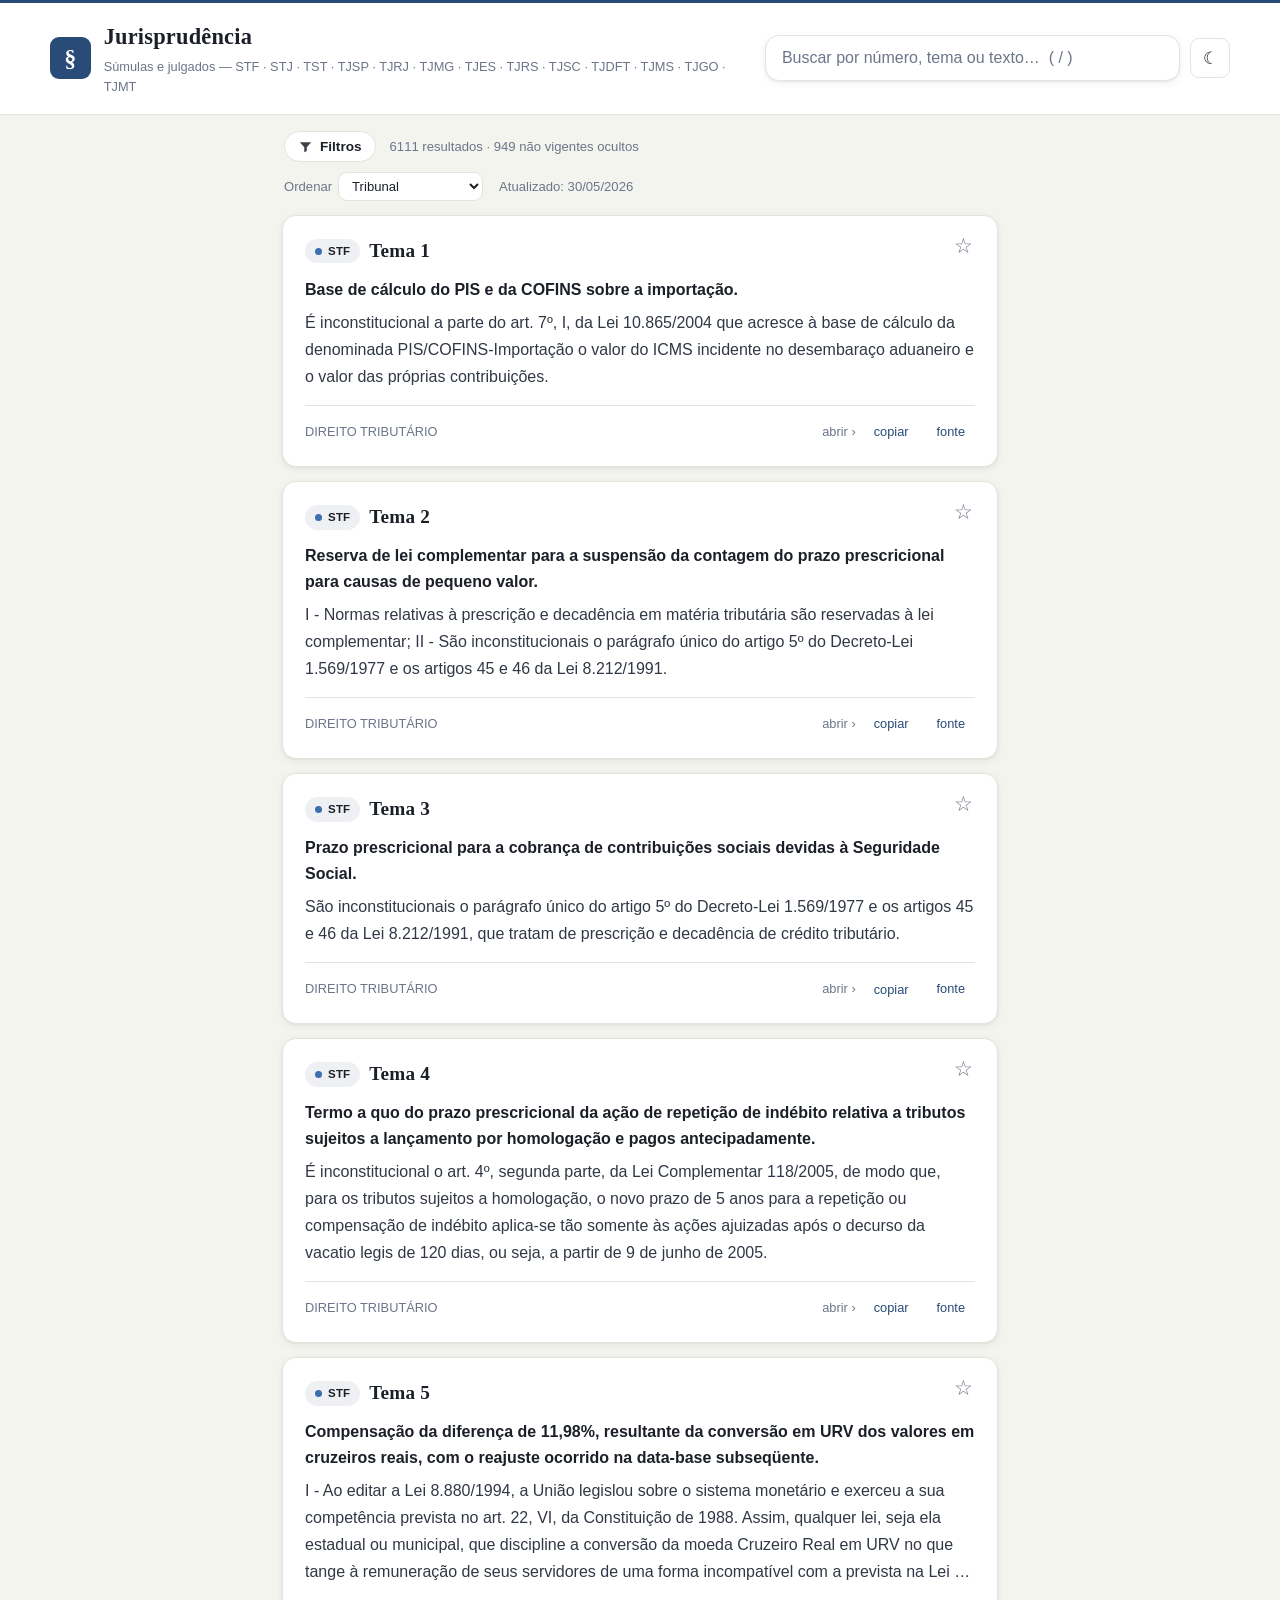
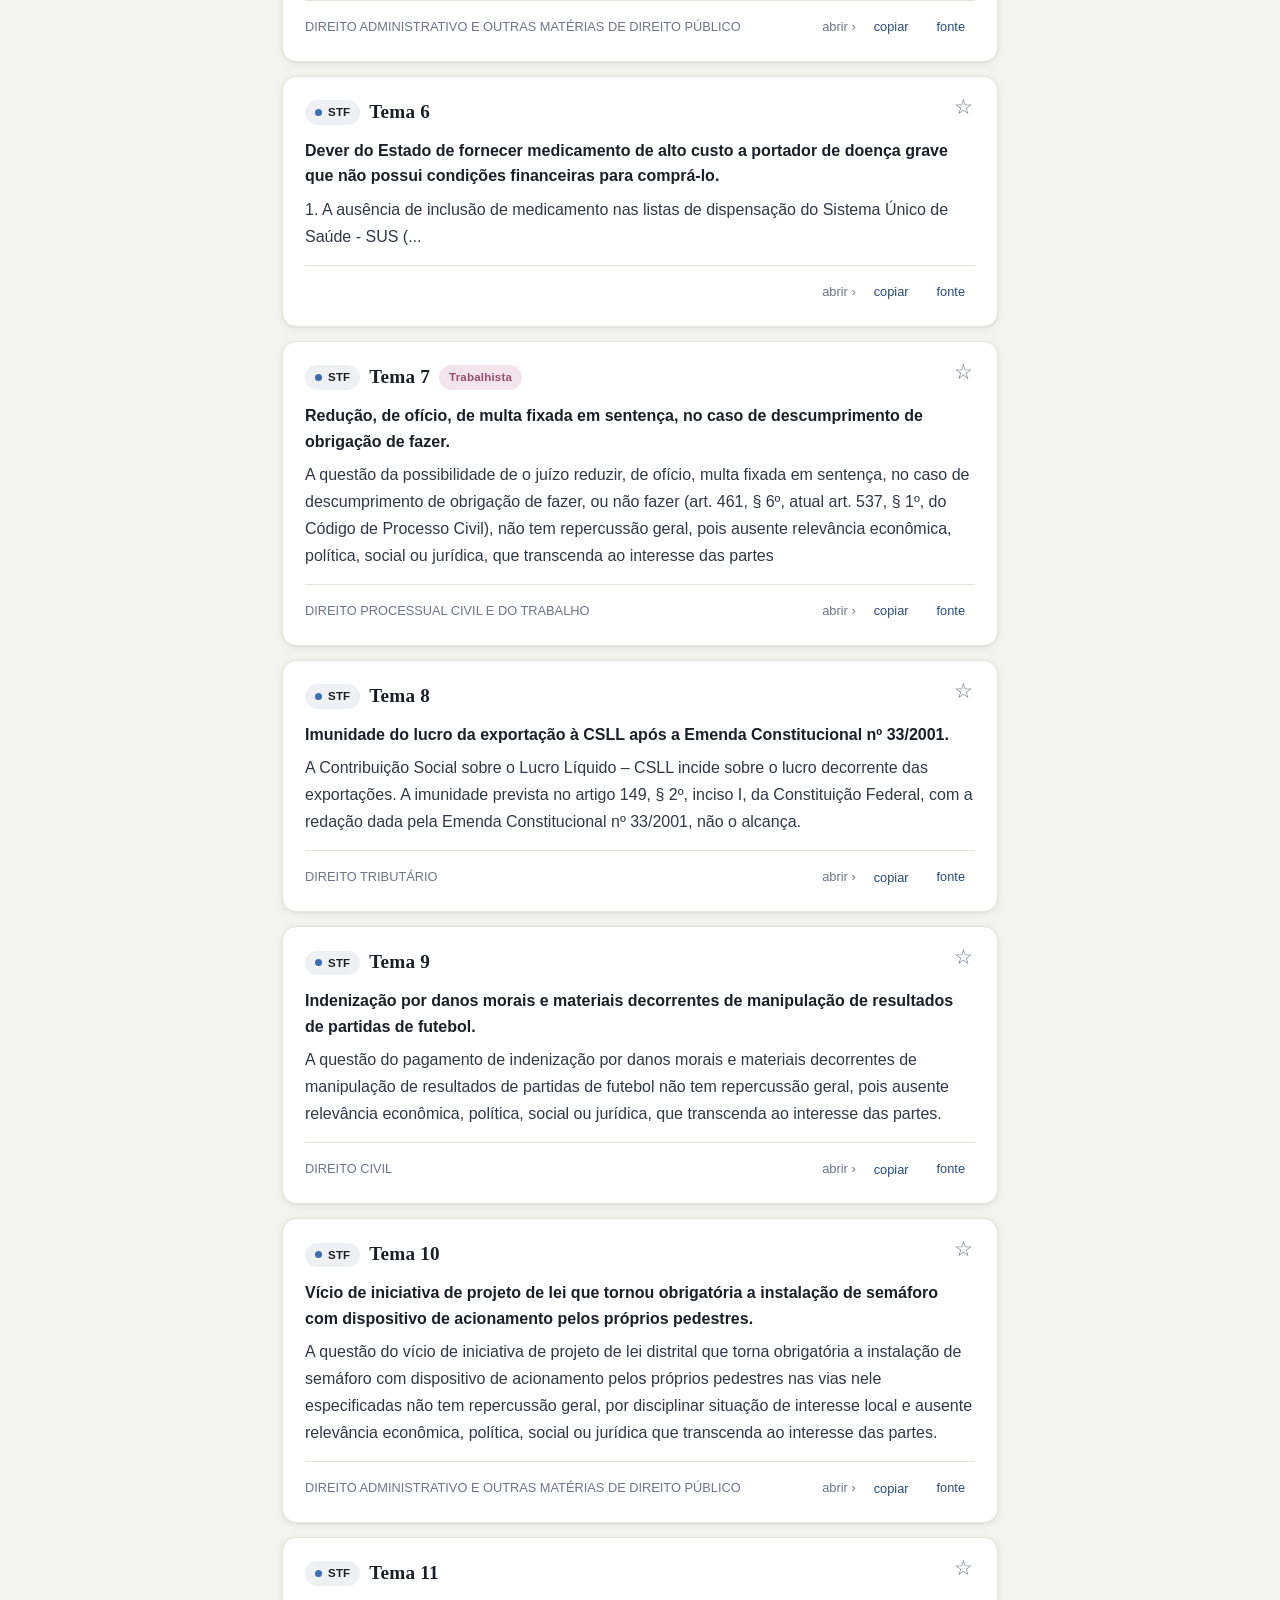
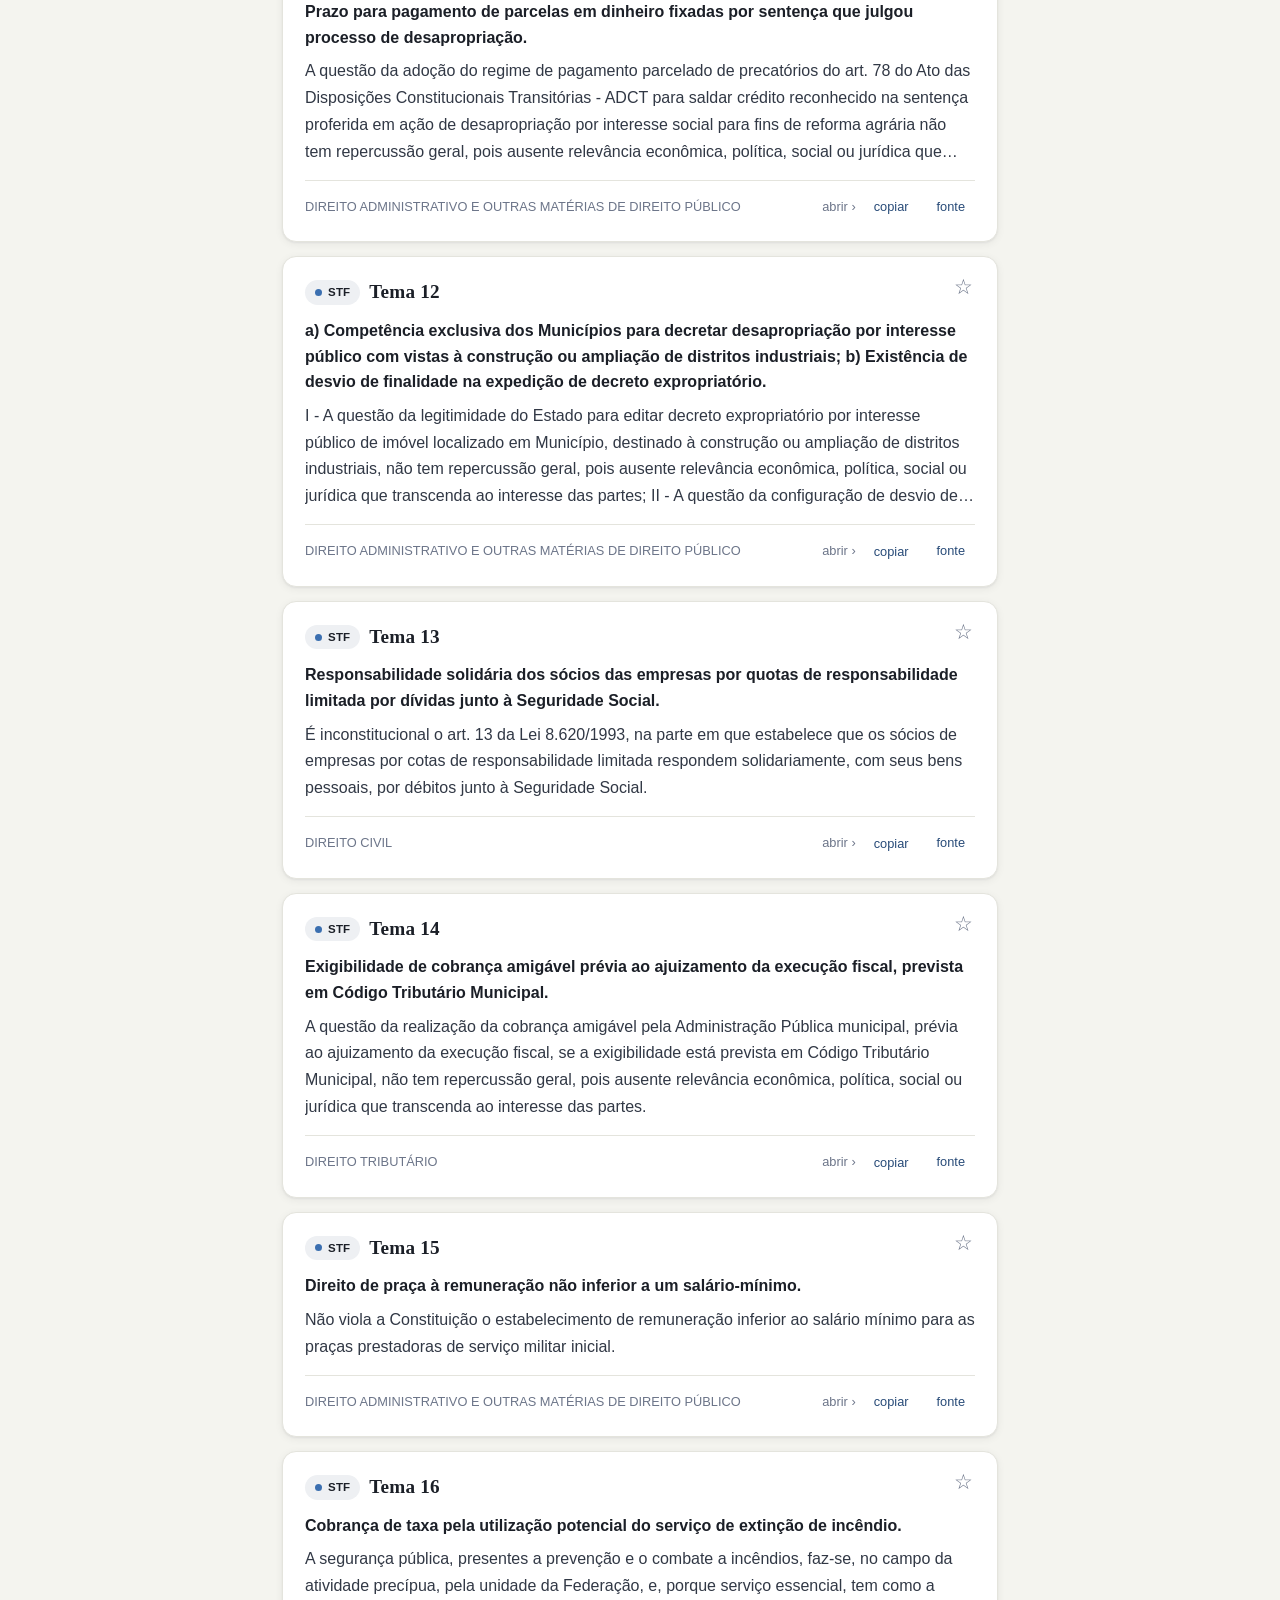
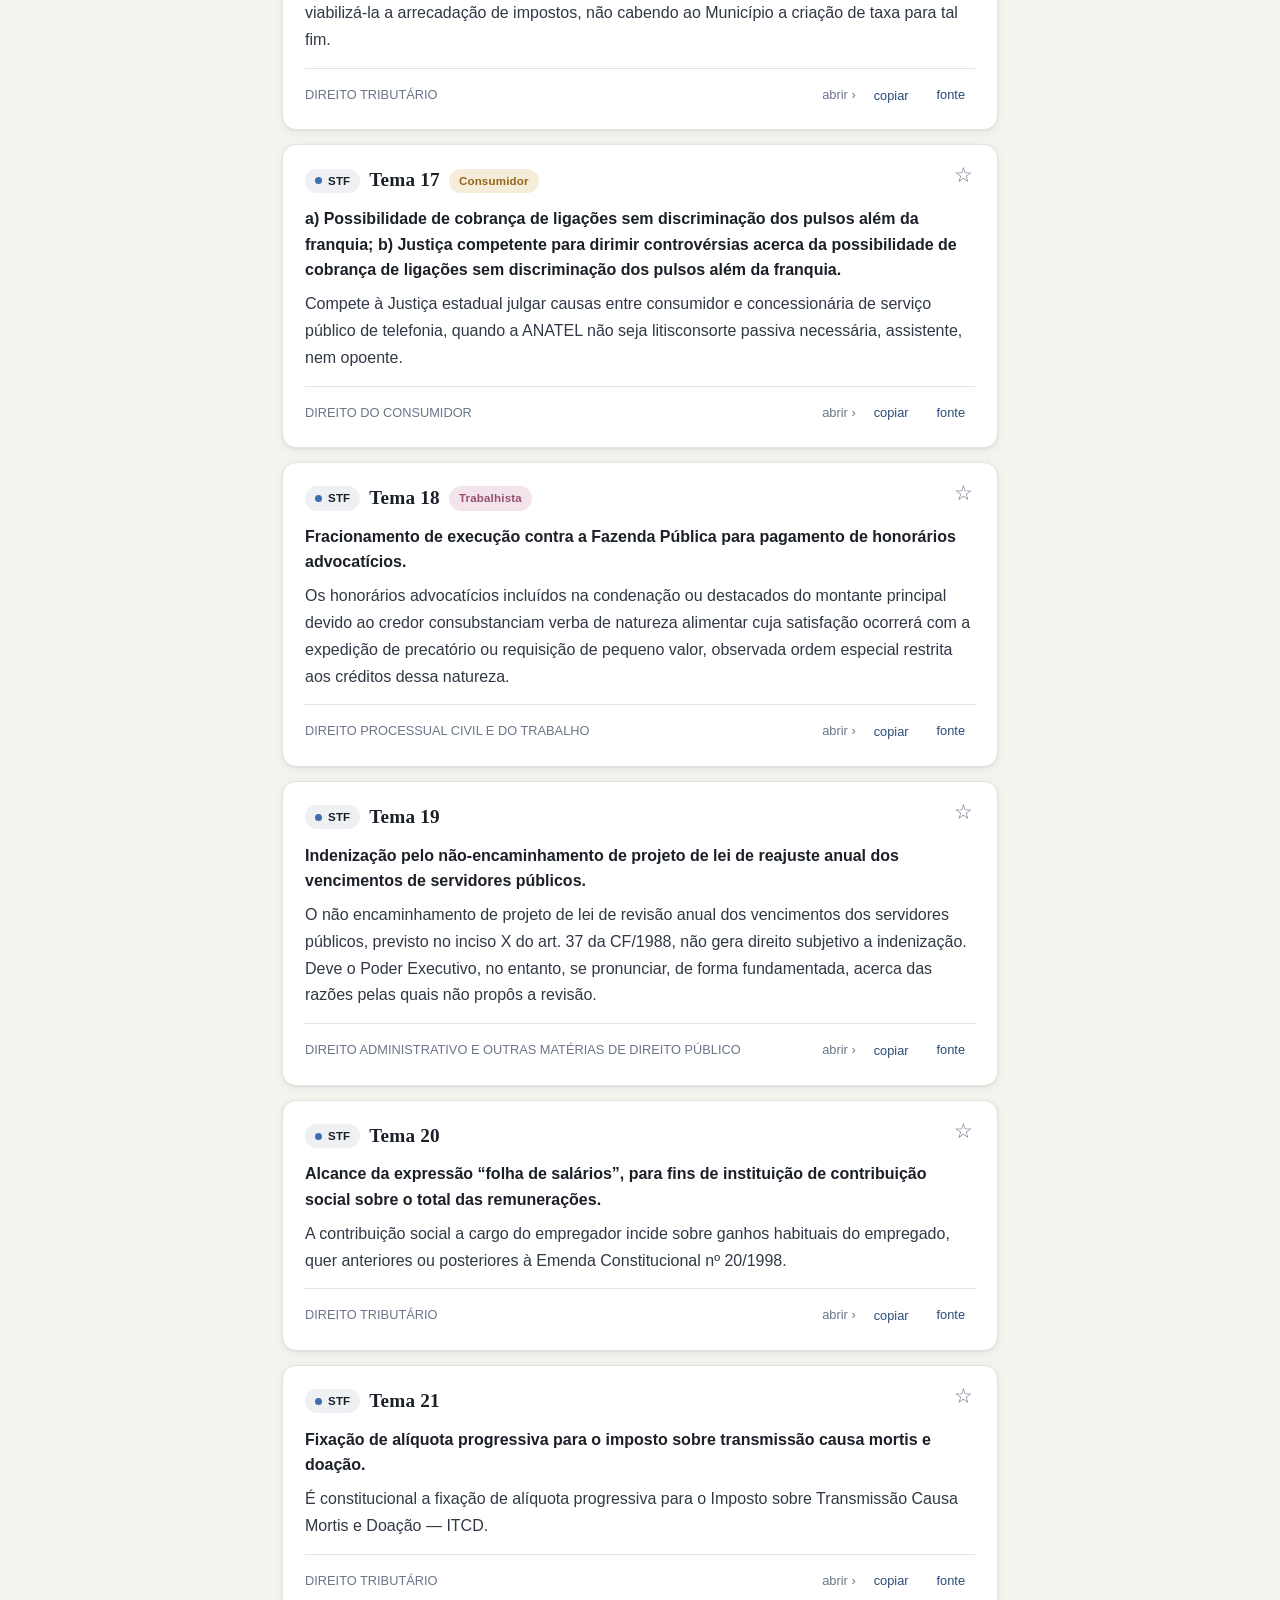
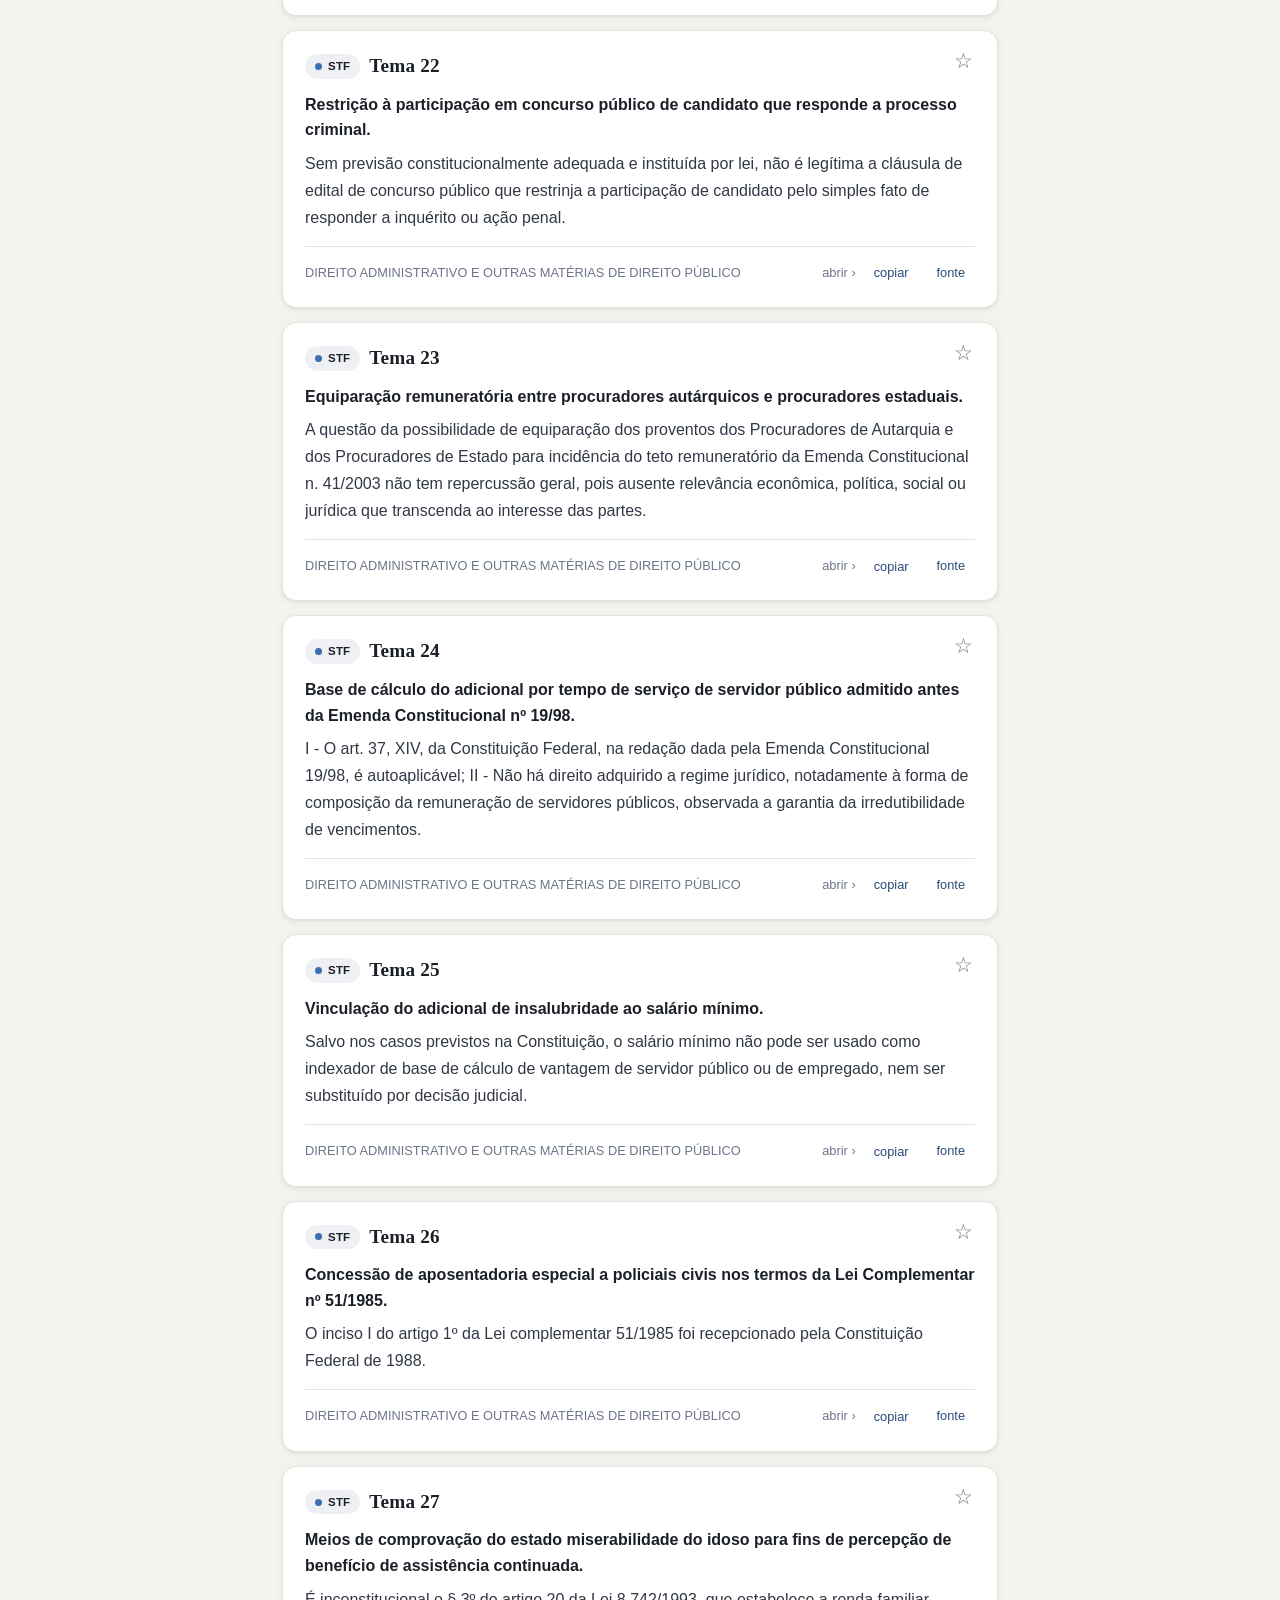
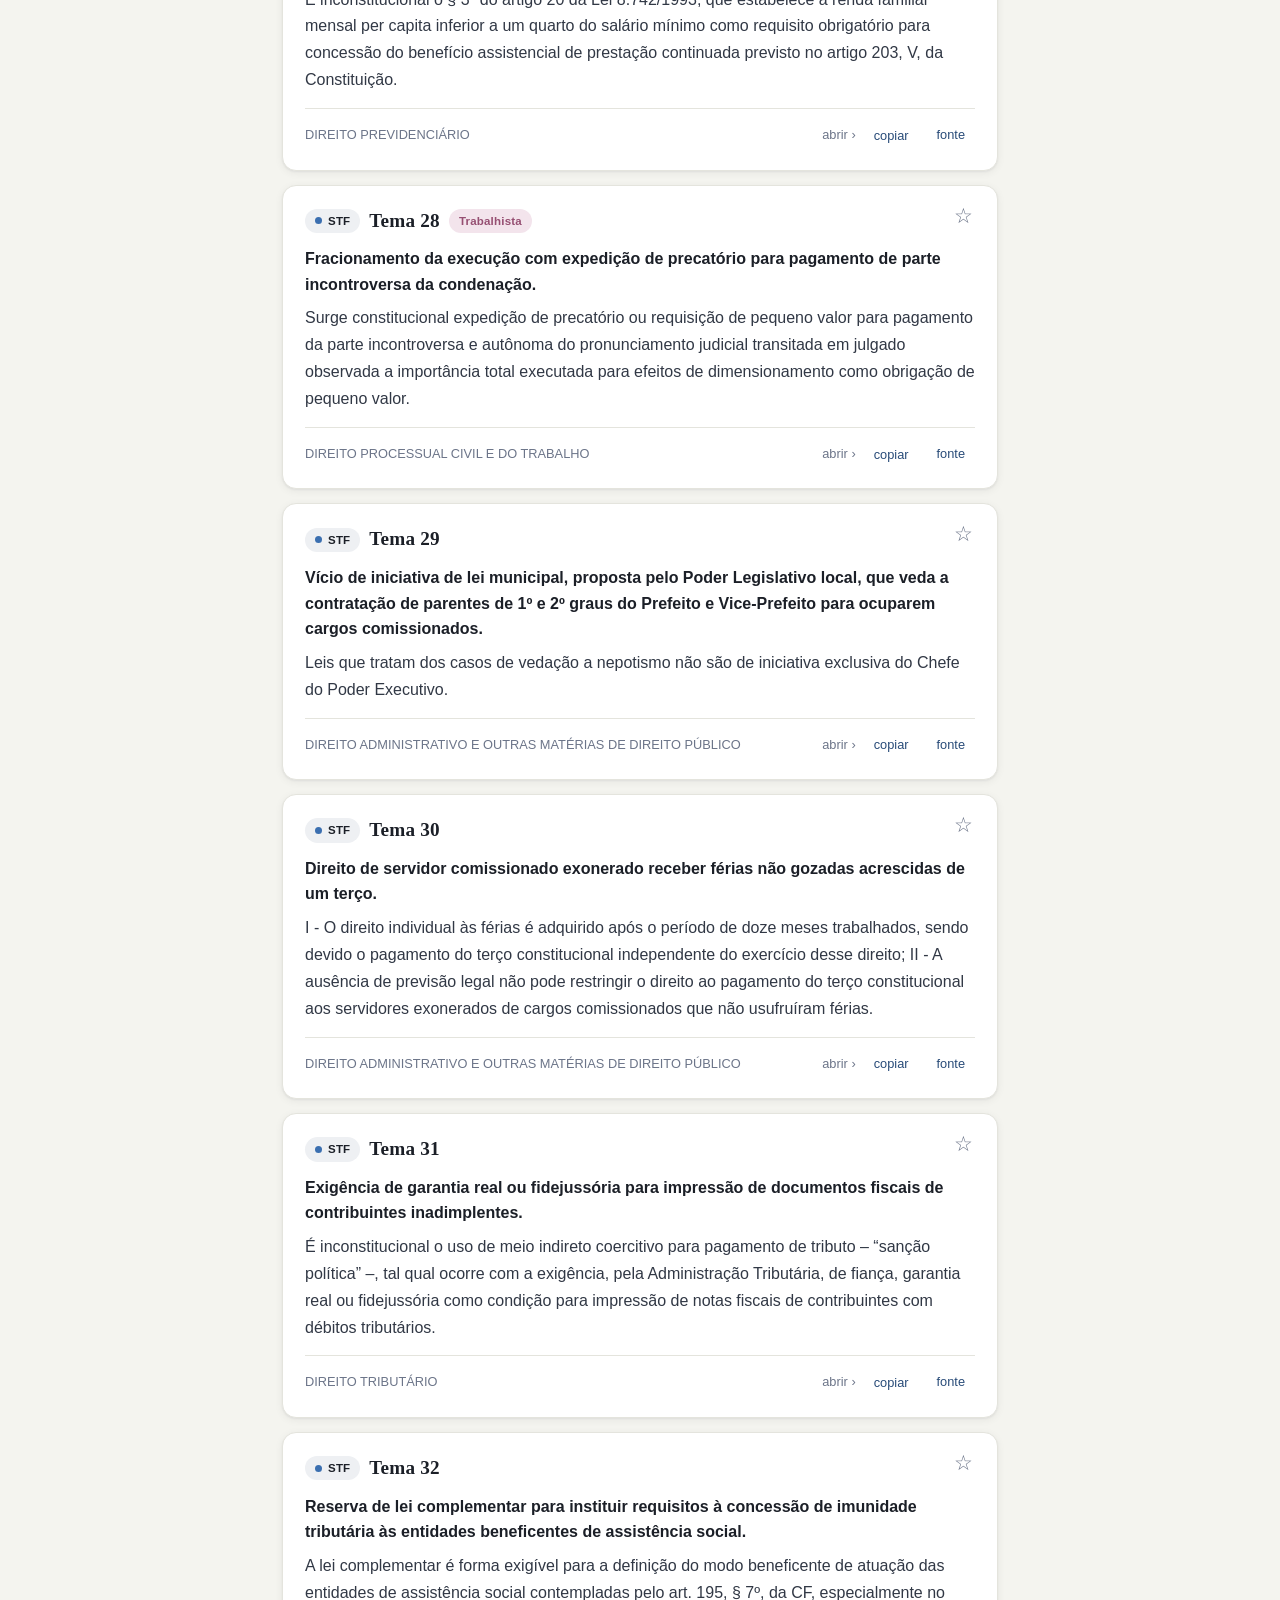
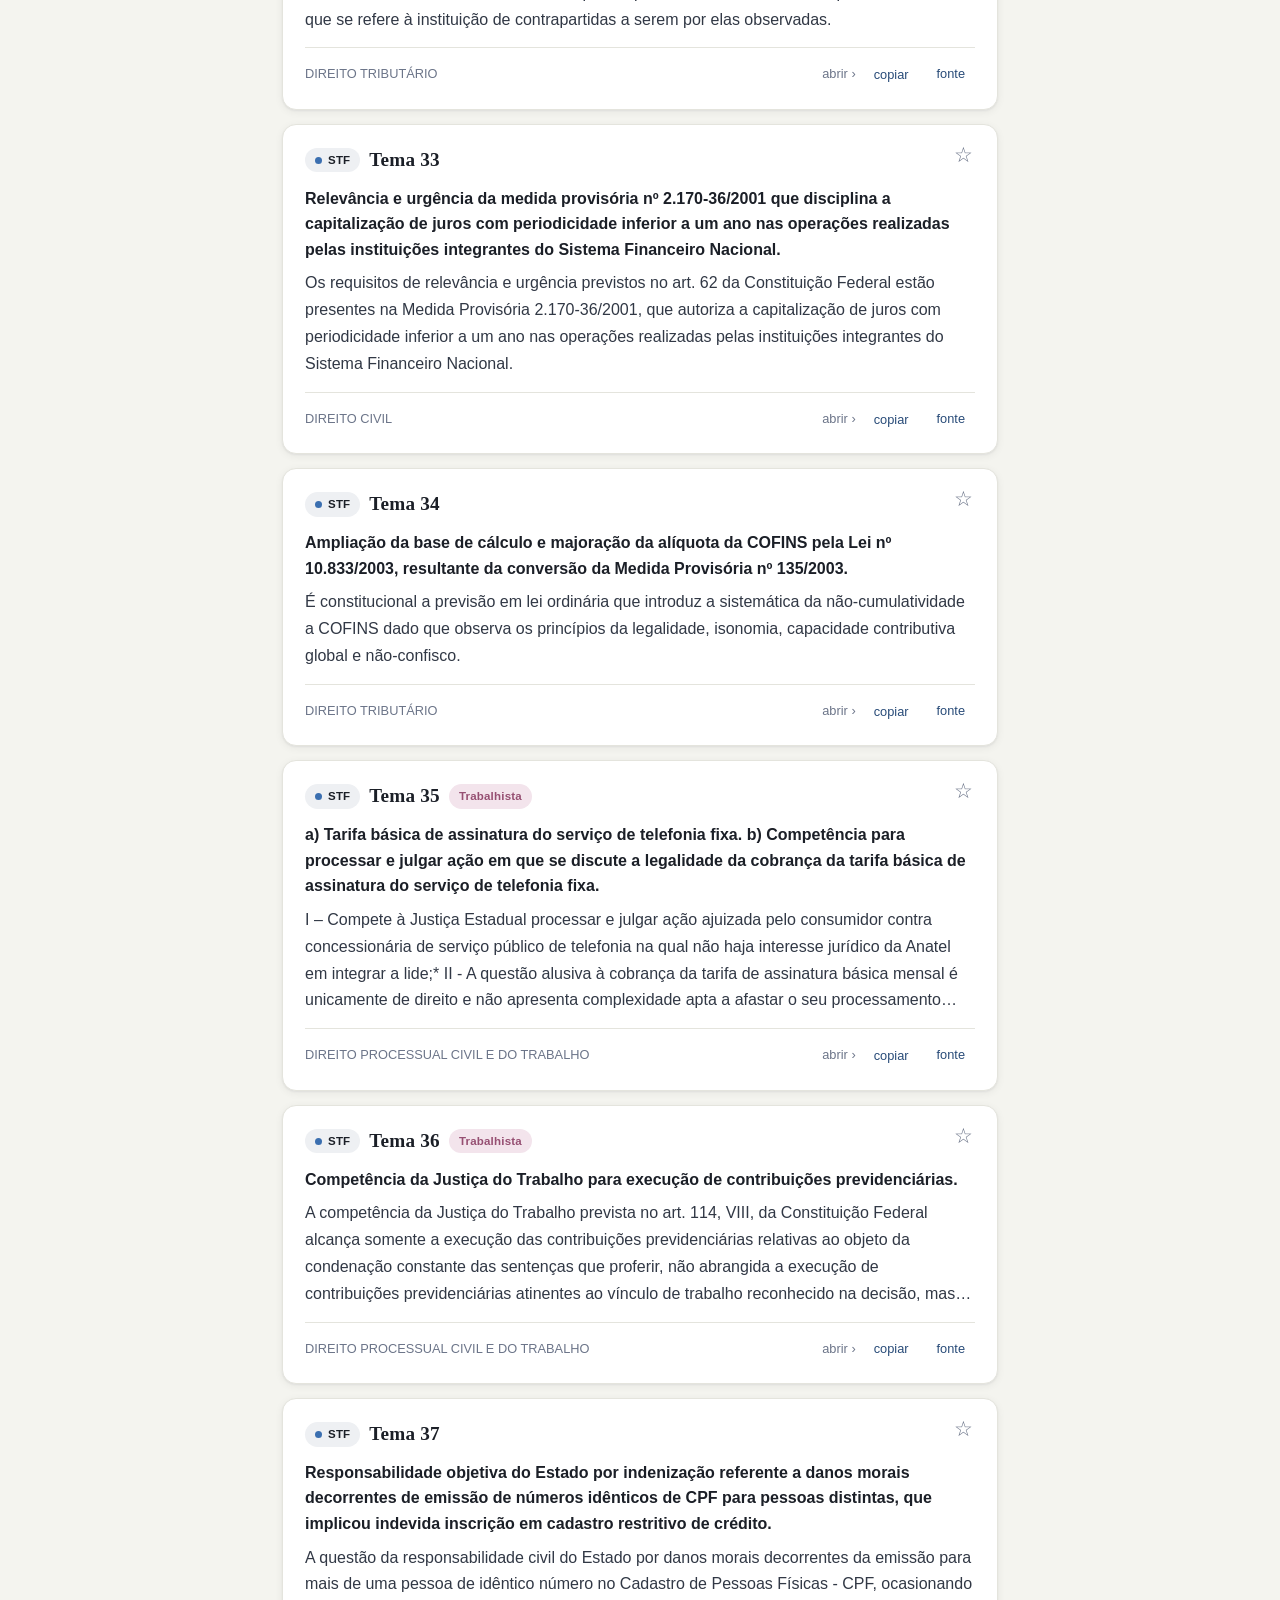
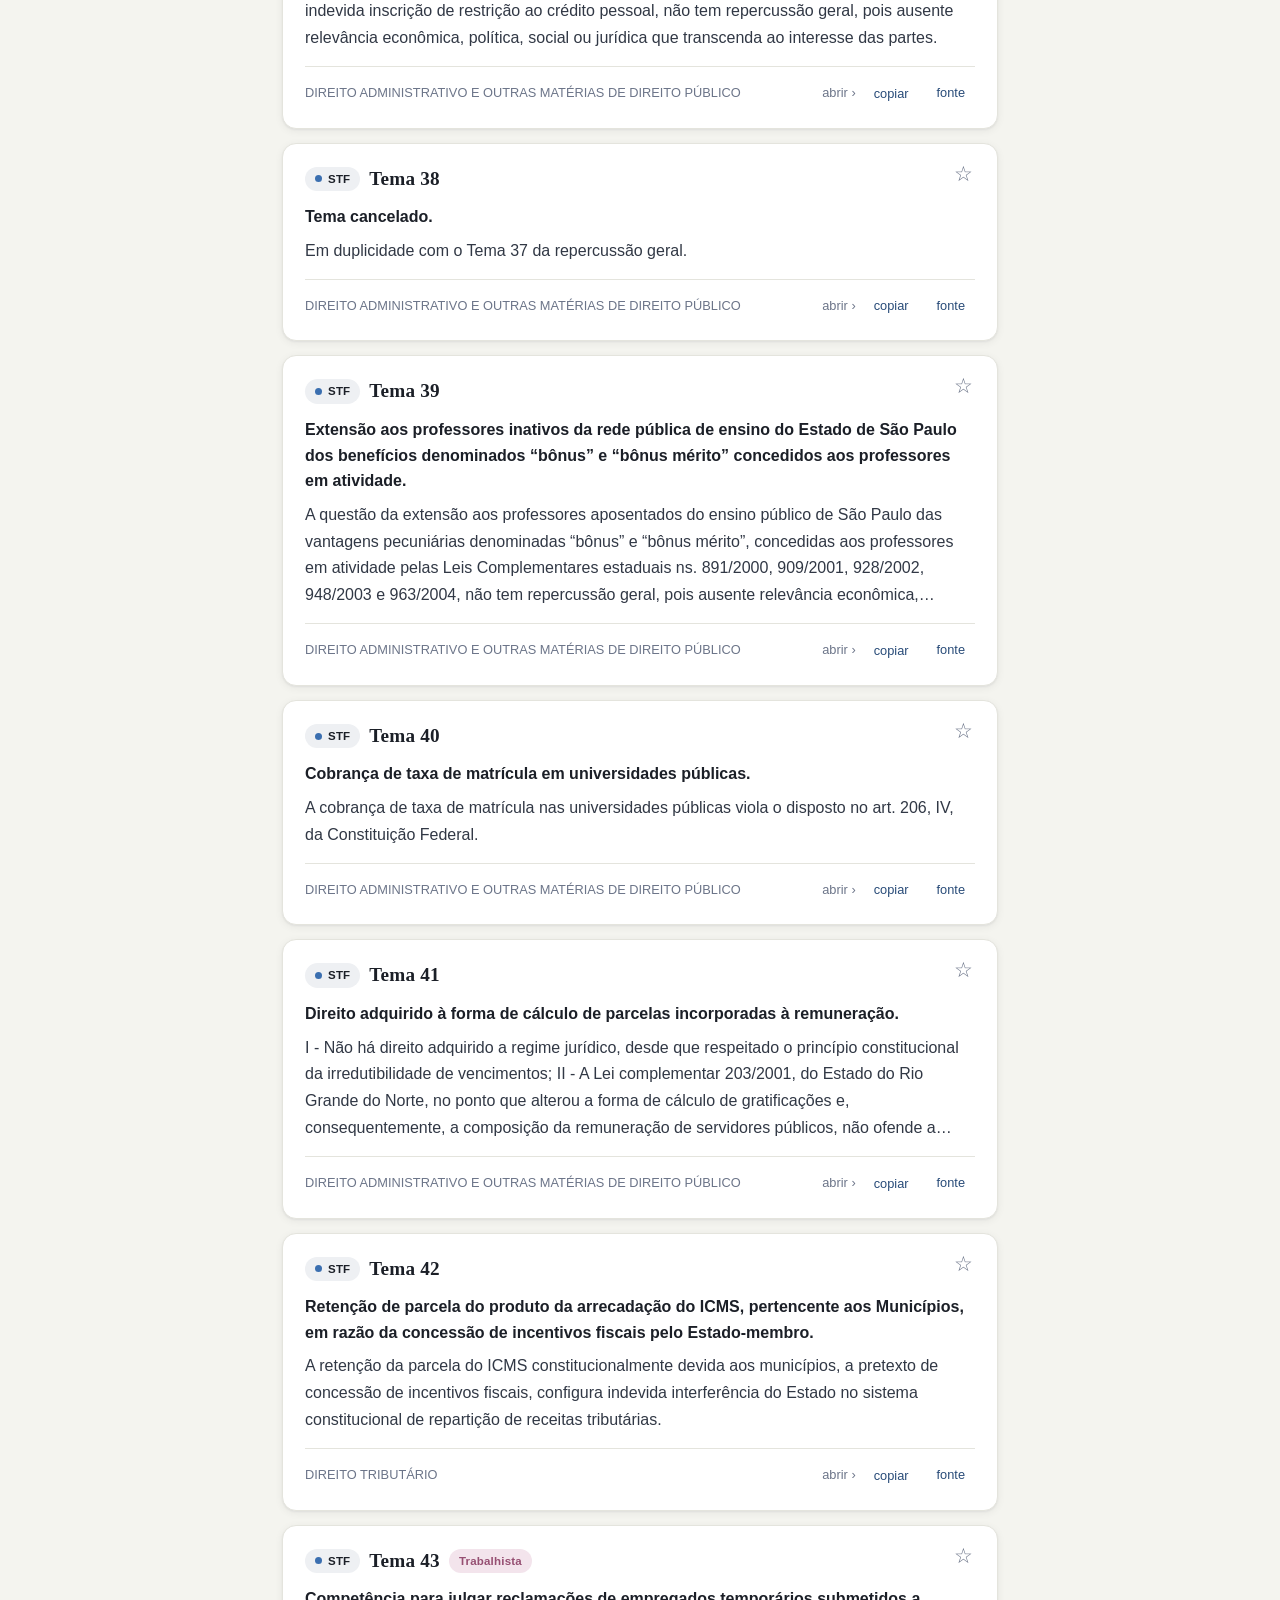
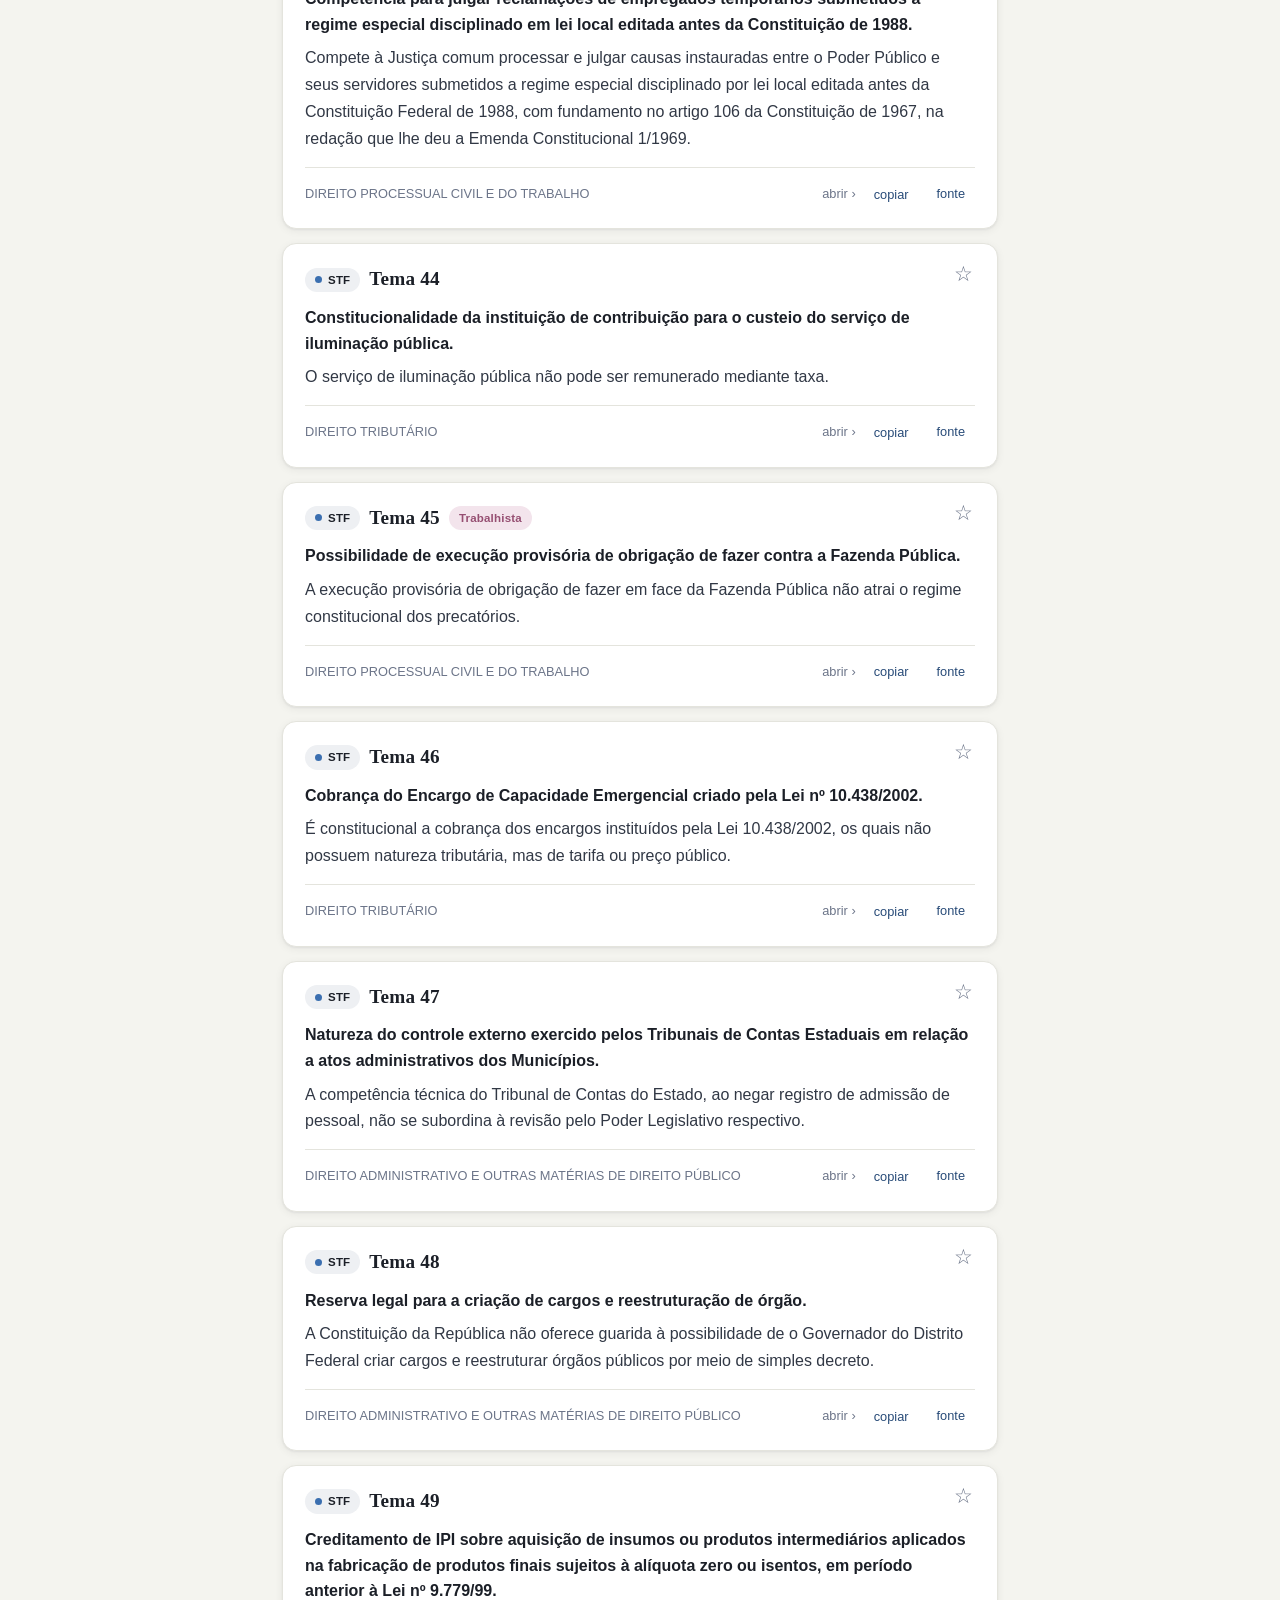
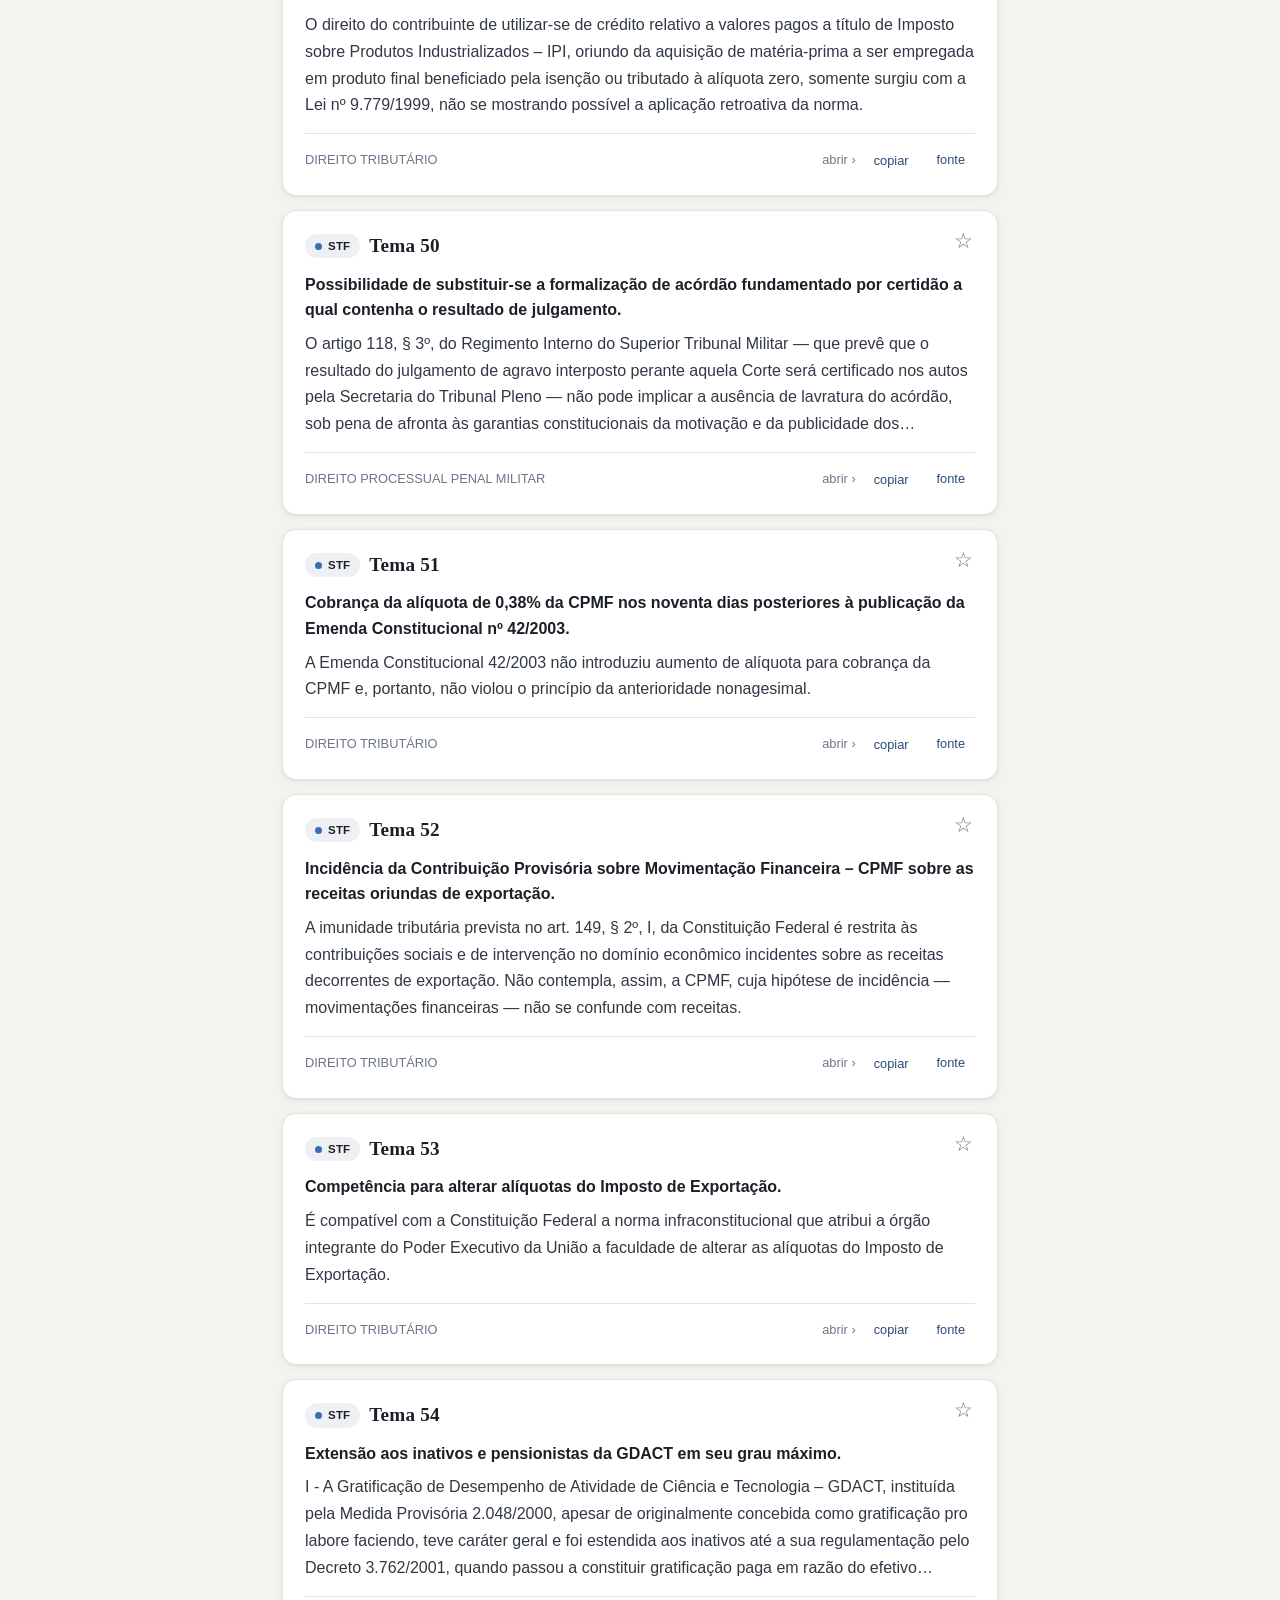
<file: index.html>
<!DOCTYPE html>
<html lang="pt-BR">
<head>
  <meta charset="UTF-8" />
  <meta name="viewport" content="width=device-width, initial-scale=1.0" />
  <title>Jurisprudência — Súmulas e Julgados</title>
  <meta name="theme-color" content="#284b78" />
  <meta name="description" content="Consulta offline de súmulas e julgados (STF, STJ, TST, TJSP, TJRJ, TJMG, TJES, TJRS, TJSC, TJDFT, TJMS, TJGO, TJMT)." />
  <link rel="manifest" href="manifest.webmanifest" />
  <link rel="icon" type="image/svg+xml" href="icon.svg" />
  <link rel="apple-touch-icon" href="icon-512.png" />
  <meta name="apple-mobile-web-app-capable" content="yes" />
  <meta name="apple-mobile-web-app-title" content="Jurisprudência" />
  <script>(function(){try{var t=localStorage.getItem("juris.tema")||"light";document.documentElement.setAttribute("data-theme",t);}catch(e){document.documentElement.setAttribute("data-theme","light");}})();</script>
  <link rel="stylesheet" href="styles.css" />
</head>
<body>
  <header class="topbar">
    <div class="topbar-inner">
      <div class="brand">
        <span class="brand-mark">§</span>
        <div>
          <h1>Jurisprudência</h1>
          <p class="subtitle">Súmulas e julgados — STF · STJ · TST · TJSP · TJRJ · TJMG · TJES · TJRS · TJSC · TJDFT · TJMS · TJGO · TJMT</p>
        </div>
      </div>
      <div class="topbar-right">
        <div class="search-wrap">
          <input id="search" type="search" placeholder="Buscar por número, tema ou texto…  ( / )" autocomplete="off" />
          <button id="search-clear" class="search-clear" type="button" aria-label="Limpar busca" hidden>✕</button>
        </div>
        <button id="install-btn" class="install-btn" type="button" hidden>⬇ Instalar</button>
        <button id="theme-toggle" class="icon-btn" type="button" aria-label="Alternar tema" title="Alternar tema claro/escuro">☀</button>
      </div>
    </div>
  </header>

  <main>
    <div class="results-meta">
      <div class="meta-left">
        <button id="filters-toggle" class="filters-toggle" type="button" aria-expanded="false" aria-controls="filters">
          <svg width="15" height="15" viewBox="0 0 24 24" fill="currentColor" aria-hidden="true"><path d="M3 5h18l-7 8v6l-4 2v-8z"/></svg>
          <span id="filters-count">Filtros</span>
        </button>
        <span id="count">—</span>
      </div>
      <div class="meta-right">
        <button id="clear-filters" class="meta-clear" type="button" hidden>✕ Limpar</button>
        <label class="sort-wrap">
          <span>Ordenar</span>
          <select id="sort">
            <option value="tribunal">Tribunal</option>
            <option value="numero">Número</option>
            <option value="fav">Favoritos primeiro</option>
          </select>
        </label>
        <span id="updated" class="updated"></span>
      </div>
    </div>

    <nav class="filters" id="filters">
      <div class="filter-block">
        <span class="filter-label">Situação</span>
        <button id="vig-toggle" class="chip chip-vig active" type="button" aria-pressed="true" title="Ocultar súmulas canceladas, superadas ou revogadas">✓ Só vigentes</button>
      </div>
      <div class="filter-block">
        <span class="filter-label">Tribunal</span>
        <div class="filter-group" id="filter-tribunal" aria-label="Filtrar por tribunal"></div>
      </div>
      <div class="filter-block">
        <span class="filter-label">Tipo</span>
        <div class="filter-group" id="filter-tipo" aria-label="Filtrar por tipo"></div>
      </div>
      <div class="filter-block">
        <span class="filter-label">Matéria</span>
        <div class="filter-group" id="filter-materia" aria-label="Filtrar por matéria"></div>
        <button id="fav-toggle" class="chip chip-fav" type="button" aria-pressed="false">★ Favoritos</button>
      </div>
    </nav>
    <ul id="results" class="results"></ul>
    <button id="load-more" class="load-more" type="button" hidden>Carregar mais</button>
    <div id="empty" class="empty" hidden>Nenhum resultado. Ajuste a busca ou os filtros.</div>
  </main>

  <button id="to-top" class="to-top" type="button" aria-label="Voltar ao topo" title="Voltar ao topo" hidden>↑</button>

  <div id="ios-install" class="ios-install" hidden>
    <button id="ios-install-close" class="ios-install-close" type="button" aria-label="Fechar">✕</button>
    <p>Para instalar no iPhone/iPad: toque em <strong>Compartilhar</strong> (o ícone ⬆️ embaixo) e depois em <strong>“Adicionar à Tela de Início”</strong>.</p>
  </div>

  <footer class="footer">
    <p>Dados de fontes públicas. Confira sempre o texto oficial no portal do tribunal antes de usar em peça.</p>
    <p><a href="dados.html">Versão em texto</a> — todas as súmulas numa página só, para leitura por IA, busca ou impressão.</p>
  </footer>

  <!-- Dados (carregados como scripts para funcionar offline, sem servidor) -->
  <script src="data/stf-vinculantes.js"></script>
  <script src="data/stf-sumulas.js"></script>
  <script src="data/stf-rg.js"></script>
  <script src="data/stf-rg-novos.js"></script>
  <script src="data/stj-sumulas.js"></script>
  <script src="data/stj-rep.js"></script>
  <script src="data/tst-sumulas.js"></script>
  <script src="data/tst-ojs.js"></script>
  <script src="data/tst-pn.js"></script>
  <script src="data/tjsp-sumulas.js"></script>
  <script src="data/tjrj-sumulas.js"></script>
  <script src="data/tjmg-sumulas.js"></script>
  <script src="data/tjes-sumulas.js"></script>
  <script src="data/tjrs-sumulas.js"></script>
  <script src="data/tjsc-sumulas.js"></script>
  <script src="data/tjdft-sumulas.js"></script>
  <script src="data/tjdft-je-sumulas.js"></script>
  <script src="data/tjms-sumulas.js"></script>
  <script src="data/tjgo-sumulas.js"></script>
  <script src="data/tjmt-sumulas.js"></script>
  <script src="data/ressalvas.js"></script>
  <script src="app.js"></script>

  <!-- PWA: registra o service worker para uso offline e instalação -->
  <script>
    if ("serviceWorker" in navigator) {
      let recarregando = false;
      navigator.serviceWorker.addEventListener("controllerchange", () => {
        if (recarregando) return;
        recarregando = true;
        location.reload();
      });
      window.addEventListener("load", () => {
        navigator.serviceWorker.register("sw.js").then((reg) => {
          reg.update();
          setInterval(() => reg.update(), 60 * 60 * 1000);
        }).catch(() => {});
      });
    }
  </script>
</body>
</html>
</file>
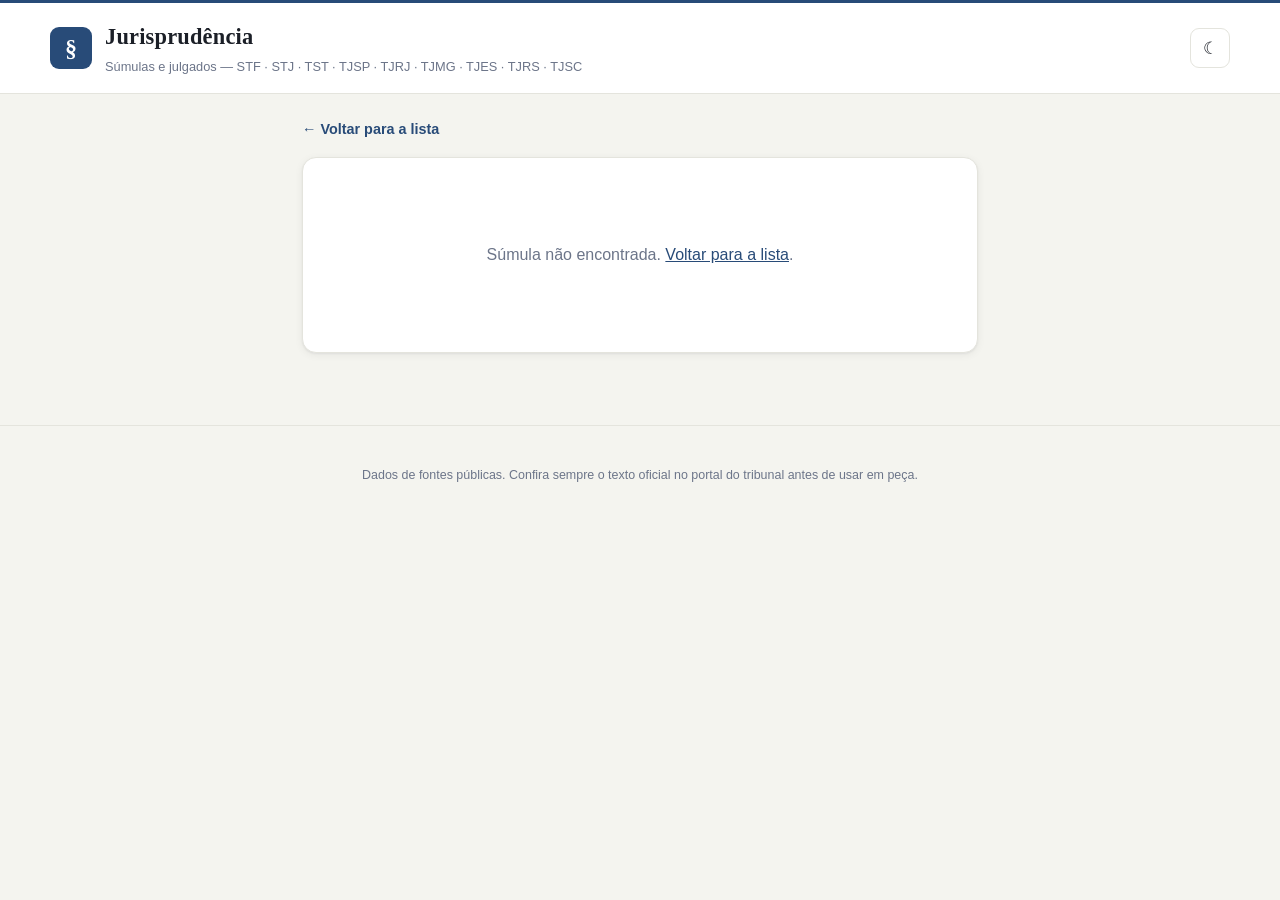
<file: sumula.html>
<!DOCTYPE html>
<html lang="pt-BR">
<head>
  <meta charset="UTF-8" />
  <meta name="viewport" content="width=device-width, initial-scale=1.0" />
  <title>Súmula — Jurisprudência</title>
  <meta name="theme-color" content="#284b78" />
  <meta name="description" content="Detalhe da súmula com texto integral e informações." />
  <link rel="manifest" href="manifest.webmanifest" />
  <link rel="icon" type="image/svg+xml" href="icon.svg" />
  <link rel="apple-touch-icon" href="icon-512.png" />
  <script>(function(){try{var t=localStorage.getItem("juris.tema")||"light";document.documentElement.setAttribute("data-theme",t);}catch(e){document.documentElement.setAttribute("data-theme","light");}})();</script>
  <link rel="stylesheet" href="styles.css" />
</head>
<body>
  <header class="topbar">
    <div class="topbar-inner">
      <a class="brand brand-link" href="index.html">
        <span class="brand-mark">§</span>
        <div>
          <h1>Jurisprudência</h1>
          <p class="subtitle">Súmulas e julgados — STF · STJ · TST · TJSP · TJRJ · TJMG · TJES · TJRS · TJSC</p>
        </div>
      </a>
      <button id="theme-toggle" class="icon-btn" type="button" aria-label="Alternar tema" title="Alternar tema claro/escuro">☀</button>
    </div>
  </header>

  <main class="sumula-main">
    <a class="voltar" id="voltar" href="index.html">← Voltar para a lista</a>
    <article id="sumula" class="sumula-card"></article>
    <nav class="sumula-nav" id="sumula-nav" aria-label="Navegar entre súmulas"></nav>
  </main>

  <footer class="footer">
    <p>Dados de fontes públicas. Confira sempre o texto oficial no portal do tribunal antes de usar em peça.</p>
  </footer>

  <script src="data/stf-vinculantes.js"></script>
  <script src="data/stf-sumulas.js"></script>
  <script src="data/stf-rg.js"></script>
  <script src="data/stf-rg-novos.js"></script>
  <script src="data/stj-sumulas.js"></script>
  <script src="data/stj-rep.js"></script>
  <script src="data/tst-sumulas.js"></script>
  <script src="data/tst-ojs.js"></script>
  <script src="data/tst-pn.js"></script>
  <script src="data/tjsp-sumulas.js"></script>
  <script src="data/tjrj-sumulas.js"></script>
  <script src="data/tjmg-sumulas.js"></script>
  <script src="data/tjes-sumulas.js"></script>
  <script src="data/tjrs-sumulas.js"></script>
  <script src="data/tjsc-sumulas.js"></script>
  <script src="data/tjdft-sumulas.js"></script>
  <script src="data/tjdft-je-sumulas.js"></script>
  <script src="data/tjms-sumulas.js"></script>
  <script src="data/tjgo-sumulas.js"></script>
  <script src="data/tjmt-sumulas.js"></script>
  <script src="data/ressalvas.js"></script>
  <script src="sumula.js"></script>

  <script>
    if ("serviceWorker" in navigator) {
      let recarregando = false;
      navigator.serviceWorker.addEventListener("controllerchange", () => {
        if (recarregando) return;
        recarregando = true;
        location.reload();
      });
      window.addEventListener("load", () => {
        navigator.serviceWorker.register("sw.js").then((reg) => {
          reg.update();
          setInterval(() => reg.update(), 60 * 60 * 1000);
        }).catch(() => {});
      });
    }
  </script>
</body>
</html>
</file>
<file: styles.css>
/* ============================================================
   Jurisprudência — tema CLARO editorial/jurídico (padrão)
   Escuro disponível via html[data-theme="dark"].
   ============================================================ */
:root {
  --bg: #f4f4ef;          /* papel quente */
  --surface: #ffffff;     /* cards */
  --surface-2: #eef0f3;   /* preenchimentos sutis (chips/tags) */
  --border: #e4e4dd;      /* fio de cabelo */
  --text: #1b1f27;
  --text-soft: #313845;   /* corpo dos cards */
  --muted: #6c7589;
  --accent: #284b78;      /* azul-marinho */
  --accent-strong: #1d3a5f;
  --accent-soft: #e7eef7; /* fundo do chip ativo */
  --gold: #b8860b;        /* favoritos */
  --danger: #b23b30;
  --warn: #a85a0b;        /* ressalva (conteúdo superado, sem cancelamento) */

  --stf: #3b6fb0;
  --stj: #2e8b6b;
  --tst: #c2683c;
  --tjsp: #8456b0;
  --tjrj: #b08a2e;
  --tjmg: #2f8f9d;
  --tjes: #b0576a;
  --tjrs: #5b6fb0;
  --tjsc: #6f8f2f;
  --tjdft: #8455ad;
  --tjms: #b06a2f;
  --tjgo: #3d8b5f;
  --tjmt: #a84a86;

  --mat-consumidor-bg: #f6ecda;
  --mat-consumidor-fg: #946517;
  --mat-trabalhista-bg: #f3e4ec;
  --mat-trabalhista-fg: #964f72;

  --card-text: var(--text-soft);
  --mark-bg: #fcecae;
  --mark-fg: #5a4500;
  --topbar-bg: #ffffff;
  --shadow: 0 1px 2px rgba(16, 24, 40, 0.05), 0 2px 8px rgba(16, 24, 40, 0.06);
  --shadow-hover: 0 6px 20px rgba(16, 24, 40, 0.12);

  --radius: 14px;
  --radius-sm: 9px;
  --serif: Georgia, "Times New Roman", Times, serif;
  --sans: -apple-system, BlinkMacSystemFont, "Segoe UI", Roboto, Helvetica, Arial, sans-serif;
  font-size: 16px;
}

html[data-theme="dark"] {
  --bg: #0f1115;
  --surface: #171a21;
  --surface-2: #1f232c;
  --border: #2a2f3a;
  --text: #e7eaf0;
  --text-soft: #cfd6e2;
  --muted: #98a1b2;
  --accent: #7ba9f0;
  --accent-strong: #9cbef5;
  --accent-soft: #1c2940;
  --gold: #f0c44a;
  --danger: #e0675a;
  --warn: #e0a24b;

  --stf: #5b95e6;
  --stj: #45b487;
  --tst: #e08a55;
  --tjsp: #b07ae0;
  --tjrj: #d8b24a;
  --tjmg: #4bb3c2;
  --tjes: #d0788c;
  --tjrs: #8090d8;
  --tjsc: #9cbe4a;
  --tjdft: #b394de;
  --tjms: #d89a5b;
  --tjgo: #5fbf8a;
  --tjmt: #d47ab5;

  --mat-consumidor-bg: rgba(224, 164, 88, 0.16);
  --mat-consumidor-fg: #e0a458;
  --mat-trabalhista-bg: rgba(215, 123, 168, 0.16);
  --mat-trabalhista-fg: #d77ba8;

  --mark-bg: #4a3c10;
  --mark-fg: #f0c44a;
  --topbar-bg: #12141a;
  --shadow: none;
  --shadow-hover: 0 6px 20px rgba(0, 0, 0, 0.4);
}

* { box-sizing: border-box; }
[hidden] { display: none !important; }

body {
  margin: 0;
  font-family: var(--sans);
  background: var(--bg);
  color: var(--text);
  line-height: 1.6;
}

/* ---- Topbar ---- */
.topbar {
  position: sticky;
  top: 0;
  z-index: 10;
  background: var(--topbar-bg);
  border-top: 3px solid var(--accent);
  border-bottom: 1px solid var(--border);
  padding: 16px 22px;
}
.topbar-inner {
  max-width: 1180px;
  width: 100%;
  margin: 0 auto;
  display: flex;
  flex-direction: column;
  gap: 14px;
}
.topbar-right { display: flex; align-items: center; gap: 10px; }
.topbar-right .search-wrap { flex: 1; }

.brand { display: flex; align-items: center; gap: 13px; }
.brand-mark {
  font-family: var(--serif);
  font-size: 24px;
  font-weight: 700;
  color: #fff;
  background: var(--accent);
  width: 42px; height: 42px;
  display: grid; place-items: center;
  border-radius: var(--radius-sm);
}
html[data-theme="dark"] .brand-mark { color: #0f1115; }
.brand h1 {
  margin: 0;
  font-family: var(--serif);
  font-weight: 600;
  font-size: 1.4rem;
  letter-spacing: 0.2px;
}
.subtitle { margin: 2px 0 0; font-size: 0.8rem; color: var(--muted); }

.icon-btn {
  background: var(--surface);
  border: 1px solid var(--border);
  color: var(--text);
  width: 40px; height: 40px;
  border-radius: var(--radius-sm);
  font-size: 1.05rem;
  cursor: pointer;
  display: grid; place-items: center;
  flex-shrink: 0;
  transition: border-color 0.15s ease, background 0.15s ease;
}
.icon-btn:hover { border-color: var(--accent); }

.install-btn {
  flex-shrink: 0;
  background: var(--accent); color: #fff; border: none;
  padding: 9px 14px; border-radius: var(--radius-sm);
  font-family: var(--sans); font-weight: 600; font-size: 0.85rem;
  cursor: pointer; white-space: nowrap;
}
html[data-theme="dark"] .install-btn { color: #0f1115; }
.install-btn:hover { background: var(--accent-strong); }

.ios-install {
  position: fixed; left: 50%; bottom: 18px; transform: translateX(-50%);
  z-index: 60; width: calc(100% - 32px); max-width: 460px;
  background: var(--surface); border: 1px solid var(--border);
  border-radius: var(--radius); box-shadow: var(--shadow-hover);
  padding: 16px 42px 16px 18px; color: var(--text); font-size: 0.9rem; line-height: 1.5;
}
.ios-install p { margin: 0; }
.ios-install-close {
  position: absolute; top: 10px; right: 10px;
  width: 28px; height: 28px; border-radius: 50%;
  border: none; background: var(--surface-2); color: var(--muted);
  cursor: pointer; font-size: 0.8rem; display: grid; place-items: center;
}
.ios-install-close:hover { background: var(--border); color: var(--text); }

.search-wrap { width: 100%; }
#search {
  width: 100%;
  padding: 13px 16px;
  font-size: 1rem;
  font-family: var(--sans);
  color: var(--text);
  background: var(--surface);
  border: 1px solid var(--border);
  border-radius: var(--radius);
  outline: none;
  box-shadow: var(--shadow);
  transition: border-color 0.15s ease, box-shadow 0.15s ease;
}
#search::placeholder { color: var(--muted); }
#search:focus { border-color: var(--accent); box-shadow: 0 0 0 3px var(--accent-soft); }

/* ---- Filtros ---- */
.filters-toggle {
  display: inline-flex; align-items: center; gap: 7px;
  padding: 7px 13px;
  border: 1px solid var(--border);
  background: var(--surface); color: var(--text);
  border-radius: 999px;
  font-family: var(--sans); font-size: 0.85rem; font-weight: 600;
  cursor: pointer;
}
.filters-toggle:hover { border-color: var(--accent); }
.filters-toggle[aria-expanded="true"] {
  background: var(--accent-soft); border-color: var(--accent); color: var(--accent-strong);
}
.filters-toggle svg { opacity: 0.85; }

.filters {
  display: none;
  flex-direction: column;
  gap: 10px;
  padding: 4px 0 12px;
}
.filters.open { display: flex; }
.filter-block { display: flex; flex-direction: row; align-items: center; gap: 12px; }
.filter-label {
  flex-shrink: 0;
  width: 68px;
  text-align: right;
  font-size: 0.66rem;
  text-transform: uppercase;
  letter-spacing: 0.7px;
  font-weight: 700;
  color: var(--muted);
}
.filter-group { display: flex; gap: 6px; flex-wrap: wrap; flex: 1; }
.filter-block .chip-fav { flex-shrink: 0; }

.chip {
  border: 1px solid var(--border);
  background: var(--surface);
  color: var(--muted);
  padding: 7px 13px;
  border-radius: 999px;
  font-size: 0.84rem;
  font-weight: 500;
  cursor: pointer;
  transition: all 0.13s ease;
  white-space: nowrap;
}
.chip:hover { color: var(--text); border-color: var(--accent); }
.chip.active {
  background: var(--accent-soft);
  color: var(--accent-strong);
  border-color: var(--accent);
  font-weight: 600;
}
html[data-theme="dark"] .chip.active { color: var(--accent-strong); }
.chip-fav.active { background: rgba(184, 134, 11, 0.12); border-color: var(--gold); color: var(--gold); }
.chip-clear { color: var(--danger); border-style: dashed; }
.chip-clear:hover { color: var(--danger); border-color: var(--danger); }

:focus-visible { outline: 2px solid var(--accent); outline-offset: 2px; }
.chip:focus-visible, .star:focus-visible, .icon-btn:focus-visible,
.more-btn:focus-visible, .copy-btn:focus-visible { outline: 2px solid var(--accent); outline-offset: 2px; }

/* ---- Lista ---- */
main { max-width: 760px; margin: 0 auto; padding: 10px 22px 56px; }

.results-meta {
  display: flex;
  justify-content: space-between;
  align-items: center;
  flex-wrap: wrap;
  gap: 10px 16px;
  color: var(--muted);
  font-size: 0.82rem;
  padding: 6px 2px 14px;
}
.meta-left { display: flex; align-items: center; gap: 14px; }
.meta-right { display: flex; align-items: center; gap: 16px; }
.meta-clear {
  background: none; border: none; color: var(--danger);
  cursor: pointer; font-size: 0.82rem; font-weight: 500; padding: 0;
  font-family: var(--sans);
}
.meta-clear:hover { text-decoration: underline; }
.sort-wrap { display: inline-flex; align-items: center; gap: 6px; }
.sort-wrap select {
  background: var(--surface);
  color: var(--text);
  border: 1px solid var(--border);
  border-radius: var(--radius-sm);
  padding: 5px 9px;
  font-size: 0.82rem;
  font-family: var(--sans);
  cursor: pointer;
}
.sort-wrap select:focus { outline: none; border-color: var(--accent); }

.results { list-style: none; margin: 0; padding: 0; display: flex; flex-direction: column; gap: 14px; }

.card {
  background: var(--surface);
  border: 1px solid var(--border);
  border-radius: var(--radius);
  padding: 20px 22px;
  box-shadow: var(--shadow);
  transition: box-shadow 0.15s ease, transform 0.15s ease;
}
.card:hover { box-shadow: var(--shadow-hover); }

.card-head {
  display: flex;
  align-items: flex-start;
  justify-content: space-between;
  gap: 12px;
  margin-bottom: 10px;
}
.card-id { display: flex; gap: 9px; flex-wrap: wrap; align-items: center; }
.card-num {
  font-family: var(--serif);
  font-size: 1.2rem;
  font-weight: 600;
  color: var(--text);
  letter-spacing: 0.2px;
}

/* ---- Tags (linguagem única: pílula preenchida, sem caixa-alta) ---- */
.tag {
  font-size: 0.72rem;
  font-weight: 600;
  letter-spacing: 0.2px;
  padding: 3px 10px;
  border-radius: 999px;
  background: var(--surface-2);
  color: var(--muted);
  border: none;
}
.tag-tribunal {
  display: inline-flex;
  align-items: center;
  gap: 6px;
  color: var(--text);
  background: var(--surface-2);
}
.tag-tribunal::before {
  content: "";
  width: 7px; height: 7px;
  border-radius: 50%;
  background: var(--muted);
  flex-shrink: 0;
}
.tag-tribunal[data-t="STF"]::before { background: var(--stf); }
.tag-tribunal[data-t="STJ"]::before { background: var(--stj); }
.tag-tribunal[data-t="TST"]::before { background: var(--tst); }
.tag-tribunal[data-t="TJSP"]::before { background: var(--tjsp); }
.tag-tribunal[data-t="TJRJ"]::before { background: var(--tjrj); }
.tag-tribunal[data-t="TJMG"]::before { background: var(--tjmg); }
.tag-tribunal[data-t="TJES"]::before { background: var(--tjes); }
.tag-tribunal[data-t="TJRS"]::before { background: var(--tjrs); }
.tag-tribunal[data-t="TJSC"]::before { background: var(--tjsc); }
.tag-tribunal[data-t="TJDFT"]::before { background: var(--tjdft); }
.tag-tribunal[data-t="TJMS"]::before { background: var(--tjms); }
.tag-tribunal[data-t="TJGO"]::before { background: var(--tjgo); }
.tag-tribunal[data-t="TJMT"]::before { background: var(--tjmt); }

.tag-num { display: none; } /* substituída por .card-num */
.tag-materia[data-m="Consumidor"] { background: var(--mat-consumidor-bg); color: var(--mat-consumidor-fg); }
.tag-materia[data-m="Trabalhista"] { background: var(--mat-trabalhista-bg); color: var(--mat-trabalhista-fg); }
.tag-materia[data-m="Outras"] { background: var(--surface-2); color: var(--muted); }
.tag-cancelada { background: rgba(178, 59, 48, 0.12); color: var(--danger); }
.tag-superada { background: var(--surface-2); color: var(--muted); }
/* Alerta unificado para qualquer verbete não vigente (cancelado/superado/revogado/suspenso). */
.tag-alerta { background: rgba(178, 59, 48, 0.14); color: var(--danger); font-weight: 600; }
.card-alerta { border-left: 3px solid var(--danger); }
.tag-ressalva { background: rgba(168, 90, 11, 0.16); color: var(--warn); font-weight: 600; }
.card-ressalva:not(.card-alerta) { border-left: 3px solid var(--warn); }

/* Toggle "Só vigentes": verde = estado seguro; vermelho quando inclui não vigentes. */
.chip-vig.active { border-color: var(--stj); color: var(--stj); background: rgba(46, 139, 107, 0.10); }
.chip-vig:not(.active) { border-color: var(--danger); color: var(--danger); background: rgba(178, 59, 48, 0.08); }

/* Faixa de aviso na página de detalhe do verbete não vigente. */
.sumula-alerta {
  background: rgba(178, 59, 48, 0.10);
  border: 1px solid rgba(178, 59, 48, 0.35);
  border-left: 4px solid var(--danger);
  color: var(--danger);
  padding: 12px 16px;
  border-radius: 8px;
  margin-bottom: 16px;
  font-size: 0.95rem;
  line-height: 1.45;
}

/* Faixa âmbar de ressalva: conteúdo superado por tribunal superior/lei, sem
   cancelamento formal (verbete segue "Vigente", mas com advertência). */
.sumula-ressalva {
  background: rgba(168, 90, 11, 0.10);
  border: 1px solid rgba(168, 90, 11, 0.35);
  border-left: 4px solid var(--warn);
  color: var(--warn);
  padding: 12px 16px;
  border-radius: 8px;
  margin-bottom: 16px;
  font-size: 0.95rem;
  line-height: 1.45;
}

.star {
  background: none;
  border: none;
  color: var(--muted);
  font-size: 1.3rem;
  cursor: pointer;
  line-height: 1;
  padding: 0 2px;
  transition: color 0.13s ease, transform 0.13s ease;
}
.star:hover { transform: scale(1.12); }
.star.on { color: var(--gold); }

.card-title { margin: 0 0 8px; font-size: 1rem; font-weight: 600; color: var(--text); }
.card-text { margin: 0; color: var(--card-text); font-size: 1rem; line-height: 1.68; }
.card-text.clamp { display: -webkit-box; -webkit-line-clamp: 4; -webkit-box-orient: vertical; overflow: hidden; }

.card-foot {
  margin-top: 14px;
  padding-top: 12px;
  border-top: 1px solid var(--border);
  display: flex;
  gap: 16px;
  align-items: center;
  flex-wrap: wrap;
  font-size: 0.8rem;
  color: var(--muted);
}
.foot-tema { color: var(--muted); }
.card-foot a { color: var(--accent); text-decoration: none; font-weight: 500; }
.card-foot a:hover { text-decoration: underline; }
.more-btn, .copy-btn {
  background: none; border: none; color: var(--accent);
  cursor: pointer; font-size: 0.8rem; font-weight: 500; padding: 0;
  font-family: var(--sans);
}
.more-btn:hover, .copy-btn:hover { text-decoration: underline; }
.copy-btn.ok { color: var(--stj); }
.copy-btn.err { color: var(--danger); }

mark { background: var(--mark-bg); color: var(--mark-fg); border-radius: 3px; padding: 0 2px; }

.empty { text-align: center; color: var(--muted); padding: 56px 0; font-size: 0.95rem; }
.footer { text-align: center; color: var(--muted); font-size: 0.78rem; padding: 28px 22px 44px; border-top: 1px solid var(--border); }
.footer a { color: var(--accent); text-decoration: none; }
.footer a:hover { text-decoration: underline; }

/* ---- Busca: botão limpar (×) ---- */
.search-wrap { position: relative; }
.search-wrap #search { padding-right: 44px; }
.search-clear {
  position: absolute; top: 50%; right: 8px; transform: translateY(-50%);
  width: 30px; height: 30px; border-radius: 50%;
  border: none; background: var(--surface-2); color: var(--muted);
  cursor: pointer; font-size: 0.8rem;
  display: grid; place-items: center;
}
.search-clear:hover { background: var(--border); color: var(--text); }

/* ---- Carregar mais ---- */
.load-more {
  display: block; width: 100%; margin: 16px auto 0; padding: 14px;
  border: 1px solid var(--border); background: var(--surface); color: var(--accent);
  border-radius: var(--radius); font-size: 0.92rem; font-weight: 600;
  font-family: var(--sans); cursor: pointer; box-shadow: var(--shadow);
  transition: border-color 0.15s ease;
}
.load-more:hover { border-color: var(--accent); }

/* ---- Voltar ao topo ---- */
.to-top {
  position: fixed; right: 18px; bottom: 18px; z-index: 20;
  width: 48px; height: 48px; border-radius: 50%;
  border: none; background: var(--accent); color: #fff;
  font-size: 1.35rem; cursor: pointer; box-shadow: var(--shadow-hover);
  display: grid; place-items: center;
}
html[data-theme="dark"] .to-top { color: #0f1115; }
.to-top:hover { background: var(--accent-strong); }

/* ---- Interação: card clicável + alvos de toque maiores ---- */
.card-text { cursor: pointer; }
.card-foot { gap: 6px 8px; }
.more-btn, .copy-btn, .card-foot a {
  padding: 7px 10px; margin: -3px 0; border-radius: 8px;
}
.more-btn:hover, .copy-btn:hover, .card-foot a:hover {
  background: var(--surface-2); text-decoration: none;
}
.star { padding: 5px 8px; margin: -5px -6px -5px 0; }
.card { cursor: pointer; }
.abrir-hint { margin-left: auto; color: var(--muted); font-weight: 500; }
.card:hover .abrir-hint { color: var(--accent); }

/* ---- Leitura ampliada (modal) ---- */
.detail {
  position: fixed; inset: 0; z-index: 50;
  display: flex; align-items: center; justify-content: center; padding: 20px;
}
.detail-backdrop { position: absolute; inset: 0; background: rgba(12, 16, 22, 0.55); }
.detail-panel {
  position: relative; z-index: 1; width: 100%; max-width: 640px; max-height: 88vh; overflow: auto;
  background: var(--surface); border: 1px solid var(--border); border-radius: 16px;
  box-shadow: 0 24px 60px rgba(0, 0, 0, 0.35); padding: 26px 28px;
}
.detail-close {
  position: absolute; top: 14px; right: 14px;
  width: 34px; height: 34px; border-radius: 50%;
  border: none; background: var(--surface-2); color: var(--muted);
  font-size: 0.85rem; cursor: pointer; display: grid; place-items: center;
}
.detail-close:hover { background: var(--border); color: var(--text); }
.detail-head {
  display: flex; align-items: flex-start; justify-content: space-between;
  gap: 12px; padding-right: 40px;
}
.detail-tags { display: flex; gap: 8px; flex-wrap: wrap; align-items: center; }
.detail-num {
  font-family: var(--serif); font-size: 1.5rem; font-weight: 600;
  color: var(--text); margin: 14px 0 0; line-height: 1.25;
}
.detail-title { margin: 12px 0 0; font-weight: 600; color: var(--text); }
.detail-text { margin: 16px 0 0; font-size: 1.05rem; line-height: 1.75; color: var(--card-text); }
.detail-meta { margin: 18px 0 0; color: var(--muted); font-size: 0.85rem; }
.detail-actions {
  margin-top: 22px; padding-top: 18px; border-top: 1px solid var(--border);
  display: flex; gap: 12px; flex-wrap: wrap;
}
.detail-btn {
  padding: 10px 16px; border-radius: 10px; border: 1px solid var(--border);
  background: var(--surface); color: var(--accent); font-weight: 600; font-size: 0.9rem;
  cursor: pointer; text-decoration: none; font-family: var(--sans);
}
.detail-btn:hover { border-color: var(--accent); background: var(--accent-soft); }
.detail-btn.ok { color: var(--stj); border-color: var(--stj); }
body.no-scroll { overflow: hidden; }

/* ---- Página de detalhe (sumula.html) ---- */
.brand-link { text-decoration: none; color: inherit; }
.sumula-main { max-width: 720px; margin: 0 auto; padding: 22px 22px 56px; }
.voltar {
  display: inline-block; margin-bottom: 16px;
  color: var(--accent); text-decoration: none; font-weight: 600; font-size: 0.9rem;
}
.voltar:hover { text-decoration: underline; }
.sumula-card {
  background: var(--surface); border: 1px solid var(--border);
  border-radius: var(--radius); box-shadow: var(--shadow); padding: 28px 30px;
}
.sumula-tags { display: flex; gap: 8px; flex-wrap: wrap; align-items: center; margin-bottom: 14px; }
.sumula-num {
  font-family: var(--serif); font-size: 1.7rem; font-weight: 600;
  margin: 0; color: var(--text); line-height: 1.22;
}
.sumula-title { font-weight: 600; margin: 12px 0 0; color: var(--text); }
.sumula-text { margin: 18px 0 0; font-size: 1.1rem; line-height: 1.8; color: var(--card-text); }
.sumula-info {
  margin: 24px 0 0; border-top: 1px solid var(--border); padding-top: 18px;
  display: grid; grid-template-columns: auto 1fr; gap: 9px 18px; font-size: 0.9rem;
}
.sumula-info dt { color: var(--muted); font-weight: 600; }
.sumula-info dd { margin: 0; color: var(--text); }
.sumula-actions {
  margin-top: 24px; padding-top: 18px; border-top: 1px solid var(--border);
  display: flex; gap: 12px; flex-wrap: wrap; align-items: center;
}
.sumula-actions .star { font-size: 1.5rem; }
.sumula-notfound { text-align: center; color: var(--muted); padding: 40px 0; }
.sumula-notfound a { color: var(--accent); }
.sumula-nav { display: flex; justify-content: space-between; gap: 12px; margin-top: 16px; }
.nav-btn {
  padding: 12px 16px; border: 1px solid var(--border); border-radius: 10px;
  background: var(--surface); color: var(--accent); font-weight: 600;
  text-decoration: none; box-shadow: var(--shadow); transition: border-color 0.15s ease;
}
.nav-btn:hover { border-color: var(--accent); }
.nav-empty { visibility: hidden; box-shadow: none; border: none; }
.nav-next { margin-left: auto; }

@media (min-width: 680px) {
  .topbar-inner { flex-direction: row; align-items: center; justify-content: space-between; gap: 24px; }
  .topbar-right { flex: 0 1 480px; }
}
</file>
